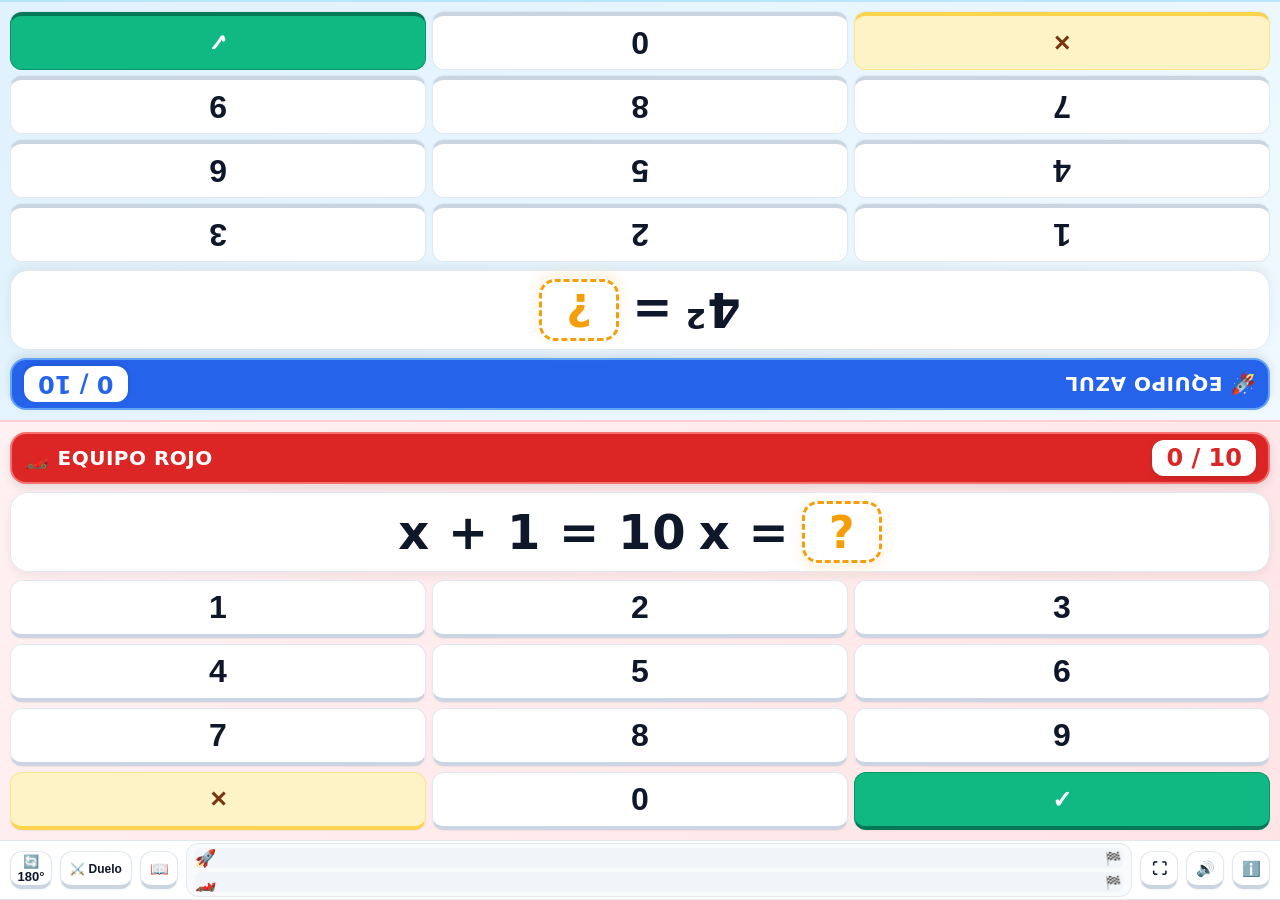
<file: Carrera_Matematica_AvsB_REDA.html>
<!DOCTYPE html>
<html lang="es">
<head>
  <meta charset="UTF-8">
  <meta name="viewport" content="width=device-width, initial-scale=1.0, maximum-scale=1.0, user-scalable=no, viewport-fit=cover">
  <title>Carrera Matemática A vs B - REDA Hamilton Cabrera</title>
  <style>
    * {
      box-sizing: border-box;
      margin: 0;
      padding: 0;
      user-select: none;
      -webkit-user-select: none;
      -webkit-touch-callout: none;
      -webkit-tap-highlight-color: transparent;
    }
    html, body {
      width: 100%;
      height: 100%;
      height: 100dvh;
      overflow: hidden;
      background: #f4f7fb;
      font-family: system-ui, -apple-system, BlinkMacSystemFont, 'Segoe UI', Roboto, sans-serif;
      color: #1e293b;
      touch-action: none;
    }
    #app {
      width: 100%;
      height: 100%;
      display: flex;
      flex-direction: column;
      position: relative;
    }
    /* Modes */
    .mode-f2f {
      flex-direction: column !important;
    }
    .mode-f2f .player-p1 {
      transform: rotate(180deg);
    }
    .mode-f2f .player-p2 {
      transform: rotate(0deg);
    }
    .mode-f2f .game-arena {
      flex-direction: column;
    }
    .mode-sbs .game-arena {
      flex-direction: row;
    }
    .mode-sbs .player-p1, .mode-sbs .player-p2 {
      transform: rotate(0deg) !important;
    }
    .mode-solo .player-zone {
      max-width: 650px;
      margin: 0 auto;
      border: 1px solid #bae6fd;
      border-radius: 20px;
    }
    .mode-solo #zone-p2 {
      display: none !important;
    }
    .mode-solo #lane-p2 {
      display: none !important;
    }
    .game-arena {
      flex: 1;
      display: flex;
      width: 100%;
      height: 100%;
      overflow: hidden;
    }
    .player-zone {
      flex: 1;
      display: flex;
      flex-direction: column;
      padding: 10px;
      position: relative;
      touch-action: none;
      transition: background 0.3s ease;
      min-height: 0;
    }
    .zone-p1 {
      background: linear-gradient(135deg, #f0f9ff 0%, #e0f2fe 100%);
      border-bottom: 2px solid #bae6fd;
      color: #0369a1;
    }
    .zone-p2 {
      background: linear-gradient(135deg, #fff1f2 0%, #ffe4e6 100%);
      border-top: 2px solid #fecdd3;
      color: #be123c;
    }
    .mode-sbs .zone-p1 {
      border-bottom: none;
      border-right: 2px solid #bae6fd;
    }
    .mode-sbs .zone-p2 {
      border-top: none;
      border-left: 2px solid #fecdd3;
    }
    /* Central Track */
    .track-bar {
      height: 60px;
      background: #ffffff;
      border-top: 1px solid #e2e8f0;
      border-bottom: 1px solid #e2e8f0;
      box-shadow: 0 4px 6px -1px rgba(0,0,0,0.05);
      color: #1e293b;
      display: flex;
      align-items: center;
      padding: 0 10px;
      gap: 8px;
      z-index: 20;
      flex-shrink: 0;
    }
    .track-lanes {
      flex: 1;
      display: flex;
      flex-direction: column;
      gap: 4px;
      background: #f8fafc;
      border: 1px solid #e2e8f0;
      border-radius: 12px;
      padding: 4px 8px;
      position: relative;
    }
    .lane {
      position: relative;
      height: 20px;
      display: flex;
      align-items: center;
      background: #f1f5f9;
      border-radius: 6px;
      padding-right: 26px;
    }
    .lane-finish {
      position: absolute;
      right: 2px;
      font-size: 13px;
    }
    .lane-avatar {
      position: absolute;
      top: 0;
      bottom: 0;
      margin: auto 0;
      height: 20px;
      display: flex;
      align-items: center;
      font-size: 17px;
      transition: left 0.3s cubic-bezier(0.34, 1.56, 0.64, 1);
      animation: racerBob 0.7s infinite ease-in-out;
    }
    @keyframes racerBob {
      0%, 100% { transform: translateY(0px) rotate(0deg); }
      25% { transform: translateY(-2px) rotate(4deg); }
      75% { transform: translateY(1px) rotate(-4deg); }
    }
    /* Player Card Game Headers with High Contrast #2563eb & #dc2626 */
    .player-header {
      display: flex;
      align-items: center;
      justify-content: space-between;
      margin-bottom: 8px;
      padding: 6px 12px;
      border-radius: 16px;
      flex-shrink: 0;
      box-shadow: 0 4px 10px rgba(0,0,0,0.1);
    }
    .zone-p1 .player-header {
      background: #2563eb;
      color: #ffffff;
      border: 2px solid #60a5fa;
    }
    .zone-p2 .player-header {
      background: #dc2626;
      color: #ffffff;
      border: 2px solid #f87171;
    }
    .team-badge {
      display: flex;
      align-items: center;
      gap: 8px;
      font-weight: 900;
      font-size: clamp(14px, 2.5vw, 20px);
      letter-spacing: 0.5px;
      text-transform: uppercase;
    }
    .team-score {
      font-size: clamp(16px, 3.2vw, 24px);
      font-weight: 900;
      padding: 2px 12px;
      border-radius: 12px;
      background: #ffffff;
      border: 2px solid #ffffff;
      box-shadow: 0 2px 6px rgba(0,0,0,0.12);
      font-variant-numeric: tabular-nums;
    }
    .zone-p1 .team-score {
      color: #2563eb;
    }
    .zone-p2 .team-score {
      color: #dc2626;
    }
    .equation-card {
      background: #ffffff;
      border-radius: 18px;
      padding: 8px 16px;
      display: flex;
      align-items: center;
      justify-content: center;
      gap: 12px;
      margin-bottom: 8px;
      border: 1px solid #e2e8f0;
      box-shadow: 0 4px 12px rgba(0,0,0,0.06);
      color: #0f172a;
      flex-shrink: 0;
    }
    .equation-text {
      font-size: clamp(26px, 5.5vw, 48px);
      font-weight: 900;
      letter-spacing: 1px;
    }
    /* Brilliant Glowing Answer Box */
    .answer-display {
      min-width: 80px;
      height: clamp(44px, 7vw, 62px);
      background: #ffffff;
      border: 3px dashed #f59e0b;
      border-radius: 16px;
      display: flex;
      align-items: center;
      justify-content: center;
      font-size: clamp(26px, 6vw, 44px);
      font-weight: 900;
      color: #f59e0b;
      padding: 0 12px;
      box-shadow: 0 0 20px rgba(255,255,255,1), 0 4px 12px rgba(245, 158, 11, 0.25);
      animation: pulseAns 1.8s infinite ease-in-out;
    }
    @keyframes pulseAns {
      0%, 100% { transform: scale(1); }
      50% { transform: scale(1.03); }
    }
    .answer-display.has-val {
      border-style: solid;
      background: #ffffff;
      color: #0f172a;
    }
    .zone-p1 .answer-display.has-val {
      border-color: #2563eb;
      color: #1e3a8a;
      box-shadow: 0 0 25px rgba(37,99,235,0.4);
    }
    .zone-p2 .answer-display.has-val {
      border-color: #dc2626;
      color: #881337;
      box-shadow: 0 0 25px rgba(220,38,38,0.4);
    }
    /* Keypad in tactile soft pastel */
    .keypad-grid {
      display: grid;
      grid-template-columns: repeat(3, 1fr);
      gap: 6px;
      flex: 1;
      max-height: 290px;
      touch-action: none;
    }
    .key-btn {
      background: #ffffff;
      border: 1px solid #e2e8f0;
      border-bottom: 4px solid #cbd5e1;
      border-radius: 12px;
      color: #0f172a;
      font-size: clamp(20px, 4vw, 32px);
      font-weight: 800;
      display: flex;
      align-items: center;
      justify-content: center;
      cursor: pointer;
      touch-action: none;
      transition: transform 0.08s, background 0.08s;
      box-shadow: 0 1px 2px rgba(0,0,0,0.05);
    }
    .key-btn:active {
      transform: translateY(2px);
      border-bottom-width: 2px;
      background: #f1f5f9;
    }
    .key-clear {
      background: #fef3c7;
      border-color: #fde68a;
      border-bottom-color: #fcd34d;
      color: #78350f;
      font-size: clamp(16px, 3.2vw, 22px);
    }
    .key-ok {
      background: #10b981;
      border-color: #059669;
      border-bottom-color: #047857;
      color: #ffffff;
      font-size: clamp(16px, 3.2vw, 24px);
      font-weight: 900;
    }
    .modal-backdrop {
      position: fixed;
      inset: 0;
      background: rgba(15, 23, 42, 0.4);
      backdrop-filter: blur(4px);
      display: flex;
      align-items: center;
      justify-content: center;
      z-index: 100;
      padding: 16px;
    }
    .modal-box {
      background: #ffffff;
      border: 1px solid #e2e8f0;
      border-radius: 20px;
      max-width: 520px;
      width: 100%;
      max-height: 90vh;
      overflow-y: auto;
      padding: 22px;
      box-shadow: 0 20px 25px -5px rgba(0,0,0,0.1);
      color: #0f172a;
    }
    .stat-row {
      background: #f8fafc;
      border: 1px solid #e2e8f0;
      border-radius: 14px;
      padding: 10px 14px;
      margin-bottom: 8px;
    }
    .btn-action {
      background: #10b981;
      color: #fff;
      border: none;
      padding: 12px 20px;
      border-radius: 12px;
      font-weight: 800;
      font-size: 15px;
      cursor: pointer;
      display: flex;
      align-items: center;
      justify-content: center;
      gap: 8px;
    }
    .flash-win { animation: flashG 0.4s ease-out; }
    .flash-err { animation: flashR 0.4s ease-out; }
    @keyframes flashG { 0% { background: rgba(52, 211, 153, 0.4); } 100% { background: transparent; } }
    @keyframes flashR { 0% { background: rgba(251, 113, 133, 0.4); } 100% { background: transparent; } }
    .countdown-layer {
      position: fixed;
      inset: 0;
      background: rgba(15, 23, 42, 0.6);
      backdrop-filter: blur(4px);
      display: flex;
      align-items: center;
      justify-content: center;
      z-index: 120;
      font-size: clamp(60px, 15vw, 140px);
      font-weight: 900;
      color: #f59e0b;
      text-shadow: 0 4px 20px rgba(245, 158, 11, 0.4);
      pointer-events: none;
    }
  </style>
</head>
<body>
  <div id="app" class="mode-f2f">
    <div id="countdown" class="countdown-layer" style="display:none;">3</div>

    <!-- ARENA -->
    <div class="game-arena">
      <!-- Player 1 (Blue) -->
      <div id="zone-p1" class="player-zone zone-p1 player-p1">
        <div class="player-header">
          <div class="team-badge"><span id="p1-av">🚀</span> <span id="p1-title">Equipo Azul</span></div>
          <div class="team-score" id="p1-sc">0 / 10</div>
        </div>
        <div class="equation-card">
          <div class="equation-text" id="p1-eq">7 + 5</div>
          <div class="equation-text" id="p1-sym">=</div>
          <div class="answer-display" id="p1-ans">?</div>
        </div>
        <div class="keypad-grid" id="p1-keypad"></div>
      </div>

      <!-- Player 2 (Red) -->
      <div id="zone-p2" class="player-zone zone-p2 player-p2">
        <div class="player-header">
          <div class="team-badge"><span id="p2-av">🏎️</span> <span id="p2-title">Equipo Rojo</span></div>
          <div class="team-score" id="p2-sc">0 / 10</div>
        </div>
        <div class="equation-card">
          <div class="equation-text" id="p2-eq">8 + 4</div>
          <div class="equation-text" id="p2-sym">=</div>
          <div class="answer-display" id="p2-ans">?</div>
        </div>
        <div class="keypad-grid" id="p2-keypad"></div>
      </div>
    </div>

    <!-- TRACK BAR -->
    <div class="track-bar">
      <button class="key-btn" style="width:42px;height:38px;font-size:13px;" id="btn-mode" title="Cambiar Orientación">🔄 180°</button>
      <button class="key-btn" style="width:72px;height:38px;font-size:12px;font-weight:900;" id="btn-type" title="Cambiar entre Duelo y Entrenamiento">⚔️ Duelo</button>
      <button class="key-btn" style="width:38px;height:38px;font-size:15px;" id="btn-help" title="¿Cómo Jugar?">📖</button>
      <div class="track-lanes">
        <div class="lane" id="lane-p1">
          <div class="lane-avatar" id="track-av1" style="left: 0%;">🚀</div>
          <div class="lane-finish">🏁</div>
        </div>
        <div class="lane" id="lane-p2">
          <div class="lane-avatar" id="track-av2" style="left: 0%;">🏎️</div>
          <div class="lane-finish">🏁</div>
        </div>
      </div>
      <div id="stopwatch-display" style="display:none;font-family:monospace;font-size:13px;font-weight:900;color:#fde047;padding:2px 8px;background:rgba(0,0,0,0.5);border-radius:8px;">00:00.0</div>
      <button class="key-btn" style="width:38px;height:38px;font-size:15px;" id="btn-full" title="Pantalla Completa">⛶</button>
      <button class="key-btn" style="width:38px;height:38px;font-size:15px;" id="btn-snd" title="Audio">🔊</button>
      <button class="key-btn" style="width:38px;height:38px;font-size:15px;" id="btn-info" title="Créditos REDA">ℹ️</button>
    </div>

    <!-- HOW TO PLAY MODAL -->
    <div id="modal-help" class="modal-backdrop" style="display:none;">
      <div class="modal-box">
        <h2 style="font-size:20px;margin-bottom:8px;color:#fde047;font-weight:900;">📖 ¿Cómo Jugar a Carrera Matemática?</h2>
        <div style="font-size:13px;line-height:1.6;color:#cbd5e1;space-y:8px;">
          <p><strong>1. Modalidades:</strong> Elige <em>⚔️ Duelo (2 Jugadores)</em> para competir cara a cara o <em>⏱️ Entrenamiento (1 Jugador)</em> contra cronómetro.</p>
          <p style="margin-top:6px;"><strong>2. Modos de Pantalla:</strong> Usa <em>Mesa (180°)</em> para jugar frente a frente en tableta, o <em>Pizarra (0°)</em> para smartboards lado a lado.</p>
          <p style="margin-top:6px;"><strong>3. Operaciones:</strong> Sumas, restas, multiplicaciones, divisiones, potencias (x²), raíces (√) y ecuaciones de 1er grado (x).</p>
          <p style="margin-top:6px;"><strong>4. Multitouch:</strong> Ambos contrincantes pueden teclear a la vez sin trabar el cristal.</p>
        </div>
        <button class="btn-action" style="width:100%;margin-top:16px;background:#38bdf8;color:#0f172a;" onclick="document.getElementById('modal-help').style.display='none'">¡Entendido!</button>
      </div>
    </div>

    <!-- DETAILED STATS MODAL -->
    <div id="modal-victory" class="modal-backdrop" style="display:none;">
      <div class="modal-box">
        <div style="text-align:center;margin-bottom:12px;">
          <div style="font-size:42px;" id="vic-av">🏆</div>
          <div style="font-size:12px;font-weight:900;color:#fde047;text-transform:uppercase;margin-top:4px;" id="vic-sub">Carrera Finalizada</div>
          <h2 style="font-size:22px;font-weight:900;color:#fff;" id="vic-winner">¡Ganador!</h2>
        </div>

        <div class="stat-row">
          <div style="display:flex;justify-content:space-between;font-size:12px;font-weight:700;color:#cbd5e1;margin-bottom:6px;">
            <span>⚡ Tiempo Promedio de Respuesta</span>
            <span style="color:#fde047;" id="vic-faster">Más rápido: Azul</span>
          </div>
          <div style="display:grid;grid-template-columns:1fr 1fr;text-align:center;" id="stats-time-row">
            <div>
              <div style="font-size:20px;font-weight:900;color:#38bdf8;font-family:monospace;" id="st-p1-time">2.1s</div>
              <div style="font-size:10px;color:#94a3b8;" id="lbl-p1-time">Azul / respuesta</div>
            </div>
            <div id="col-p2-time">
              <div style="font-size:20px;font-weight:900;color:#f87171;font-family:monospace;" id="st-p2-time">2.8s</div>
              <div style="font-size:10px;color:#94a3b8;">Rojo / respuesta</div>
            </div>
          </div>
        </div>

        <div class="stat-row">
          <div style="display:flex;justify-content:space-between;font-size:12px;font-weight:700;color:#cbd5e1;margin-bottom:6px;">
            <span>🎯 Precisión (Aciertos vs Fallos)</span>
          </div>
          <div style="display:grid;grid-template-columns:1fr 1fr;text-align:center;" id="stats-acc-row">
            <div>
              <div style="font-size:20px;font-weight:900;color:#38bdf8;font-family:monospace;" id="st-p1-acc">90%</div>
              <div style="font-size:11px;color:#cbd5e1;" id="st-p1-counts">10 ✓ · 1 ✕</div>
            </div>
            <div id="col-p2-acc">
              <div style="font-size:20px;font-weight:900;color:#f87171;font-family:monospace;" id="st-p2-acc">75%</div>
              <div style="font-size:11px;color:#cbd5e1;" id="st-p2-counts">9 ✓ · 3 ✕</div>
            </div>
          </div>
        </div>

        <div class="stat-row">
          <div style="display:flex;justify-content:space-between;font-size:12px;font-weight:700;color:#cbd5e1;margin-bottom:6px;">
            <span>🔥 Historial de Racha Máxima</span>
          </div>
          <div style="display:grid;grid-template-columns:1fr 1fr;text-align:center;" id="stats-streak-row">
            <div>
              <div style="font-size:20px;font-weight:900;color:#38bdf8;font-family:monospace;" id="st-p1-streak">🔥 6</div>
              <div style="font-size:10px;color:#94a3b8;">aciertos seguidos</div>
            </div>
            <div id="col-p2-streak">
              <div style="font-size:20px;font-weight:900;color:#f87171;font-family:monospace;" id="st-p2-streak">🔥 4</div>
              <div style="font-size:10px;color:#94a3b8;">aciertos seguidos</div>
            </div>
          </div>
        </div>

        <button class="btn-action" style="width:100%;background:#10b981;margin-top:12px;" onclick="restartMatch()">¡JUGAR REVANCHA / VOLVER A ENTRENAR!</button>
      </div>
    </div>

    <!-- CREDITS MODAL -->
    <div id="modal-info" class="modal-backdrop" style="display:none;">
      <div class="modal-box">
        <h2 style="font-size:20px;margin-bottom:10px;color:#38bdf8;font-weight:900;">Matemáticas A vs B (Carrera Dual)</h2>
        <p style="font-size:13px;color:#cbd5e1;line-height:1.6;margin-bottom:14px;">
          Recurso Educativo Digital Abierto (REDA) diseñado para estimular la agilidad mental, el cálculo reflexivo y la interacción colaborativa en pizarras y tabletas.
        </p>
        <div style="background:#1e293b;padding:12px;border-radius:10px;font-size:13px;line-height:1.8;margin-bottom:16px;">
          <div><strong>Autor:</strong> Hamilton Cabrera</div>
          <div><strong>Correo:</strong> soymitos@gmail.com</div>
          <div><strong>Institución / Proyecto:</strong> RecursosHMCB</div>
          <div><strong>Licencia:</strong> REDA - Distribución Libre y Gratuita</div>
        </div>
        <button class="btn-action" style="width:100%;" onclick="document.getElementById('modal-info').style.display='none'">Cerrar Información</button>
      </div>
    </div>
  </div>

  <script>
    const AudioCtx = window.AudioContext || window.webkitAudioContext;
    let actx = null;
    let soundOn = true;
    function playTone(freq, dur, type='sine') {
      if(!soundOn) return;
      try {
        if(!actx) actx = new AudioCtx();
        if(actx.state === 'suspended') actx.resume();
        const osc = actx.createOscillator();
        const g = actx.createGain();
        osc.type = type;
        osc.frequency.setValueAtTime(freq, actx.currentTime);
        g.gain.setValueAtTime(0.15, actx.currentTime);
        g.gain.exponentialRampToValueAtTime(0.001, actx.currentTime + dur);
        osc.connect(g);
        g.connect(actx.destination);
        osc.start();
        osc.stop(actx.currentTime + dur);
      } catch(e) {}
    }

    const state = {
      gameType: 'duel', // 'duel' or 'solo'
      target: 10,
      mode: 'face-to-face',
      p1: { score: 0, buf: '', prob: null, av: '🚀', name: 'Equipo Azul', correct: 0, wrong: 0, streak: 0, maxStreak: 0, times: [], probStart: Date.now() },
      p2: { score: 0, buf: '', prob: null, av: '🏎️', name: 'Equipo Rojo', correct: 0, wrong: 0, streak: 0, maxStreak: 0, times: [], probStart: Date.now() },
      running: true,
      startTime: Date.now()
    };

    setInterval(() => {
      if(state.gameType === 'solo' && state.running) {
        const sec = ((Date.now() - state.startTime)/1000).toFixed(1);
        document.getElementById('stopwatch-display').innerText = '⏱️ ' + sec + 's';
      }
    }, 100);

    function nextProb() {
      const types = ['add', 'sub', 'mul', 'power', 'root', 'equation'];
      const t = types[Math.floor(Math.random() * types.length)];
      if (t === 'add') {
        const a = Math.floor(Math.random()*9)+1;
        const b = Math.floor(Math.random()*9)+1;
        return { exp: a + ' + ' + b, ans: a + b, sym: '=' };
      } else if (t === 'sub') {
        const a = Math.floor(Math.random()*10)+5;
        const b = Math.floor(Math.random()*a);
        return { exp: a + ' − ' + b, ans: a - b, sym: '=' };
      } else if (t === 'mul') {
        const a = Math.floor(Math.random()*6)+2;
        const b = Math.floor(Math.random()*6)+2;
        return { exp: a + ' × ' + b, ans: a * b, sym: '=' };
      } else if (t === 'power') {
        const bases = [2, 3, 4, 5, 10];
        const b = bases[Math.floor(Math.random() * bases.length)];
        return { exp: b + '²', ans: b * b, sym: '=' };
      } else if (t === 'root') {
        const roots = [2, 3, 4, 5, 6, 7, 8, 9, 10];
        const r = roots[Math.floor(Math.random() * roots.length)];
        return { exp: '√' + (r * r), ans: r, sym: '=' };
      } else {
        const x = Math.floor(Math.random()*8)+2;
        const b = Math.floor(Math.random()*6)+1;
        return { exp: 'x + ' + b + ' = ' + (x + b), ans: x, sym: 'x =' };
      }
    }

    function updateUI() {
      document.getElementById('p1-sc').innerText = state.p1.score + ' / ' + state.target;
      document.getElementById('p2-sc').innerText = state.p2.score + ' / ' + state.target;
      document.getElementById('p1-eq').innerText = state.p1.prob.exp;
      document.getElementById('p2-eq').innerText = state.p2.prob.exp;
      document.getElementById('p1-sym').innerText = state.p1.prob.sym;
      document.getElementById('p2-sym').innerText = state.p2.prob.sym;
      const el1 = document.getElementById('p1-ans');
      const el2 = document.getElementById('p2-ans');
      el1.innerText = state.p1.buf || '?';
      el2.innerText = state.p2.buf || '?';
      el1.className = 'answer-display ' + (state.p1.buf ? 'has-val' : '');
      el2.className = 'answer-display ' + (state.p2.buf ? 'has-val' : '');
      document.getElementById('track-av1').style.left = ((state.p1.score / state.target) * 90) + '%';
      document.getElementById('track-av2').style.left = ((state.p2.score / state.target) * 90) + '%';
    }

    function setupKeypad(id, onInput) {
      const el = document.getElementById(id);
      el.innerHTML = '';
      const keys = ['1','2','3','4','5','6','7','8','9','✕','0','✓'];
      keys.forEach(k => {
        const btn = document.createElement('button');
        btn.innerText = k;
        btn.className = 'key-btn ' + (k === '✕' ? 'key-clear' : k === '✓' ? 'key-ok' : '');
        btn.addEventListener('pointerdown', (e) => {
          e.preventDefault();
          onInput(k);
        });
        el.appendChild(btn);
      });
    }

    function showVictory(winnerKey) {
      state.running = false;
      const w = state[winnerKey];
      const p1Avg = state.p1.times.length ? (state.p1.times.reduce((a,b)=>a+b,0)/state.p1.times.length).toFixed(1) : '0.0';
      const p2Avg = state.p2.times.length ? (state.p2.times.reduce((a,b)=>a+b,0)/state.p2.times.length).toFixed(1) : '0.0';
      const p1Tot = state.p1.correct + state.p1.wrong;
      const p2Tot = state.p2.correct + state.p2.wrong;
      const p1Acc = p1Tot ? Math.round((state.p1.correct/p1Tot)*100) : 100;
      const p2Acc = p2Tot ? Math.round((state.p2.correct/p2Tot)*100) : 100;

      document.getElementById('vic-av').innerText = w.av;
      document.getElementById('vic-sub').innerText = state.gameType === 'solo' ? 'Entrenamiento Completado' : 'Carrera Finalizada';
      document.getElementById('vic-winner').innerText = state.gameType === 'solo' ? '¡Excelente Entrenamiento!' : '¡' + w.name + ' ha ganado!';

      if (state.gameType === 'solo') {
        document.getElementById('vic-faster').innerText = '⏱️ Tiempo: ' + ((Date.now() - state.startTime)/1000).toFixed(1) + 's';
        document.getElementById('col-p2-time').style.display = 'none';
        document.getElementById('col-p2-acc').style.display = 'none';
        document.getElementById('col-p2-streak').style.display = 'none';
        document.getElementById('lbl-p1-time').innerText = 'Promedio por operación';
      } else {
        document.getElementById('vic-faster').innerText = parseFloat(p1Avg) <= parseFloat(p2Avg) ? 'Más veloz: Azul ⚡' : 'Más veloz: Rojo ⚡';
        document.getElementById('col-p2-time').style.display = 'block';
        document.getElementById('col-p2-acc').style.display = 'block';
        document.getElementById('col-p2-streak').style.display = 'block';
        document.getElementById('lbl-p1-time').innerText = 'Azul / respuesta';
      }

      document.getElementById('st-p1-time').innerText = p1Avg + 's';
      document.getElementById('st-p2-time').innerText = p2Avg + 's';
      document.getElementById('st-p1-acc').innerText = p1Acc + '%';
      document.getElementById('st-p2-acc').innerText = p2Acc + '%';
      document.getElementById('st-p1-counts').innerText = state.p1.correct + ' ✓ · ' + state.p1.wrong + ' ✕';
      document.getElementById('st-p2-counts').innerText = state.p2.correct + ' ✓ · ' + state.p2.wrong + ' ✕';
      document.getElementById('st-p1-streak').innerText = '🔥 ' + state.p1.maxStreak;
      document.getElementById('st-p2-streak').innerText = '🔥 ' + state.p2.maxStreak;

      document.getElementById('modal-victory').style.display = 'flex';
    }

    function restartMatch() {
      state.p1.score = 0; state.p1.buf = ''; state.p1.correct = 0; state.p1.wrong = 0; state.p1.streak = 0; state.p1.maxStreak = 0; state.p1.times = [];
      state.p2.score = 0; state.p2.buf = ''; state.p2.correct = 0; state.p2.wrong = 0; state.p2.streak = 0; state.p2.maxStreak = 0; state.p2.times = [];
      state.p1.prob = nextProb(); state.p1.probStart = Date.now();
      state.p2.prob = nextProb(); state.p2.probStart = Date.now();
      state.startTime = Date.now();
      state.running = true;
      document.getElementById('modal-victory').style.display = 'none';
      updateUI();
    }

    function handleInput(playerKey, k) {
      if(!state.running) return;
      playTone(550, 0.05);
      const p = state[playerKey];
      const zoneEl = document.getElementById('zone-' + playerKey);
      if (k === '✕') {
        p.buf = '';
      } else if (k === '✓') {
        if (!p.buf) return;
        const elapsed = (Date.now() - p.probStart) / 1000;
        p.times.push(elapsed);
        const entered = parseInt(p.buf, 10);
        if (entered === p.prob.ans) {
          playTone(880, 0.2, 'triangle');
          zoneEl.classList.remove('flash-win');
          void zoneEl.offsetWidth;
          zoneEl.classList.add('flash-win');
          p.score++;
          p.correct++;
          p.streak++;
          p.maxStreak = Math.max(p.maxStreak, p.streak);
          p.buf = '';
          p.prob = nextProb();
          p.probStart = Date.now();
          if (p.score >= state.target) {
            showVictory(playerKey);
          }
        } else {
          playTone(180, 0.25, 'sawtooth');
          zoneEl.classList.remove('flash-err');
          void zoneEl.offsetWidth;
          zoneEl.classList.add('flash-err');
          p.wrong++;
          p.streak = 0;
          p.buf = '';
          p.probStart = Date.now();
        }
      } else {
        if (p.buf.length < 5) p.buf += k;
      }
      updateUI();
    }

    document.getElementById('btn-type').addEventListener('click', () => {
      const app = document.getElementById('app');
      const btnMode = document.getElementById('btn-mode');
      const sw = document.getElementById('stopwatch-display');
      if (state.gameType === 'duel') {
        state.gameType = 'solo';
        document.getElementById('btn-type').innerText = '⏱️ Solo';
        app.className = 'mode-solo';
        btnMode.style.display = 'none';
        sw.style.display = 'block';
      } else {
        state.gameType = 'duel';
        document.getElementById('btn-type').innerText = '⚔️ Duelo';
        app.className = state.mode === 'face-to-face' ? 'mode-f2f' : 'mode-sbs';
        btnMode.style.display = 'block';
        sw.style.display = 'none';
      }
      restartMatch();
    });

    document.getElementById('btn-mode').addEventListener('click', () => {
      const app = document.getElementById('app');
      if (state.mode === 'face-to-face') {
        state.mode = 'side-by-side';
        app.className = 'mode-sbs';
        document.getElementById('btn-mode').innerText = '🖥️ 0°';
      } else {
        state.mode = 'face-to-face';
        app.className = 'mode-f2f';
        document.getElementById('btn-mode').innerText = '🔄 180°';
      }
    });

    document.getElementById('btn-help').addEventListener('click', () => {
      document.getElementById('modal-help').style.display = 'flex';
    });

    document.getElementById('btn-full').addEventListener('click', () => {
      if (!document.fullscreenElement) {
        document.documentElement.requestFullscreen?.();
      } else {
        document.exitFullscreen?.();
      }
    });

    document.getElementById('btn-snd').addEventListener('click', () => {
      soundOn = !soundOn;
      document.getElementById('btn-snd').innerText = soundOn ? '🔊' : '🔇';
    });

    document.getElementById('btn-info').addEventListener('click', () => {
      document.getElementById('modal-info').style.display = 'flex';
    });

    state.p1.prob = nextProb();
    state.p2.prob = nextProb();
    setupKeypad('p1-keypad', (k) => handleInput('p1', k));
    setupKeypad('p2-keypad', (k) => handleInput('p2', k));
    updateUI();
  </script>
</body>
</html>
</file>
